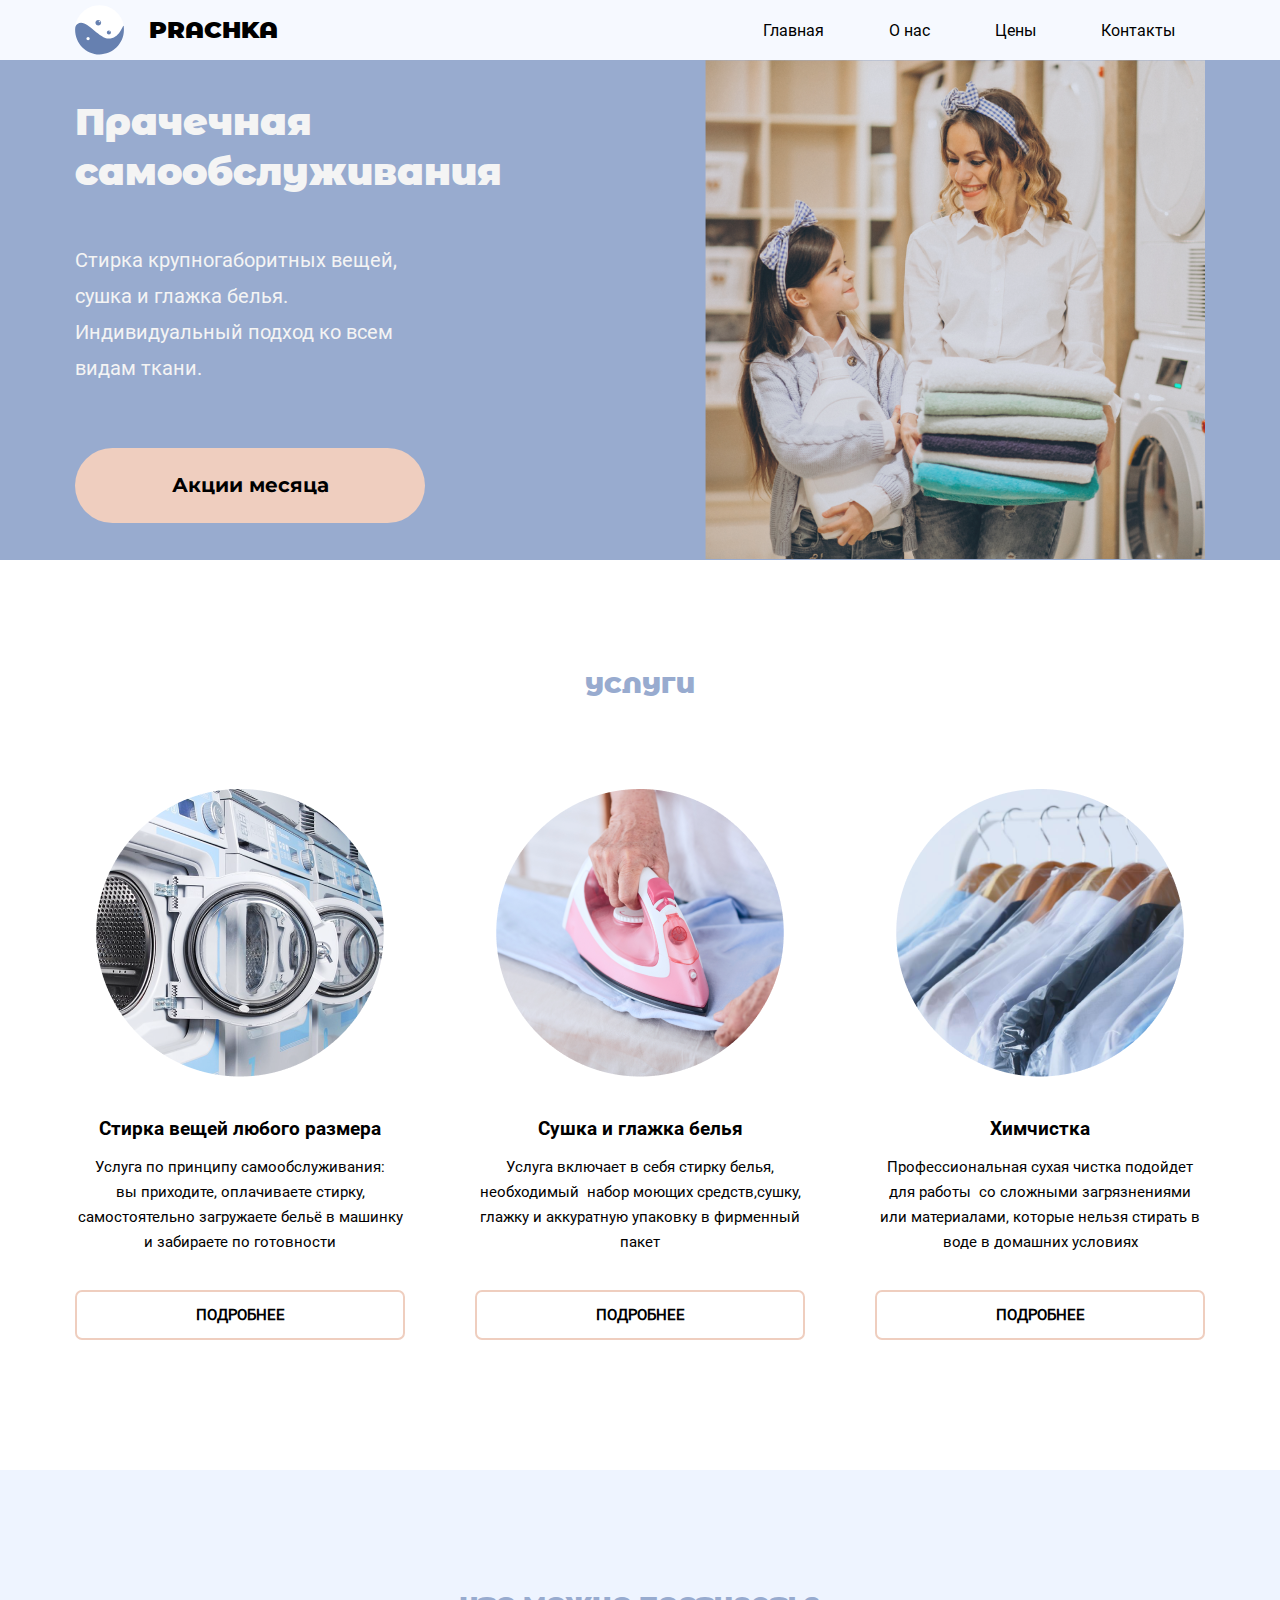
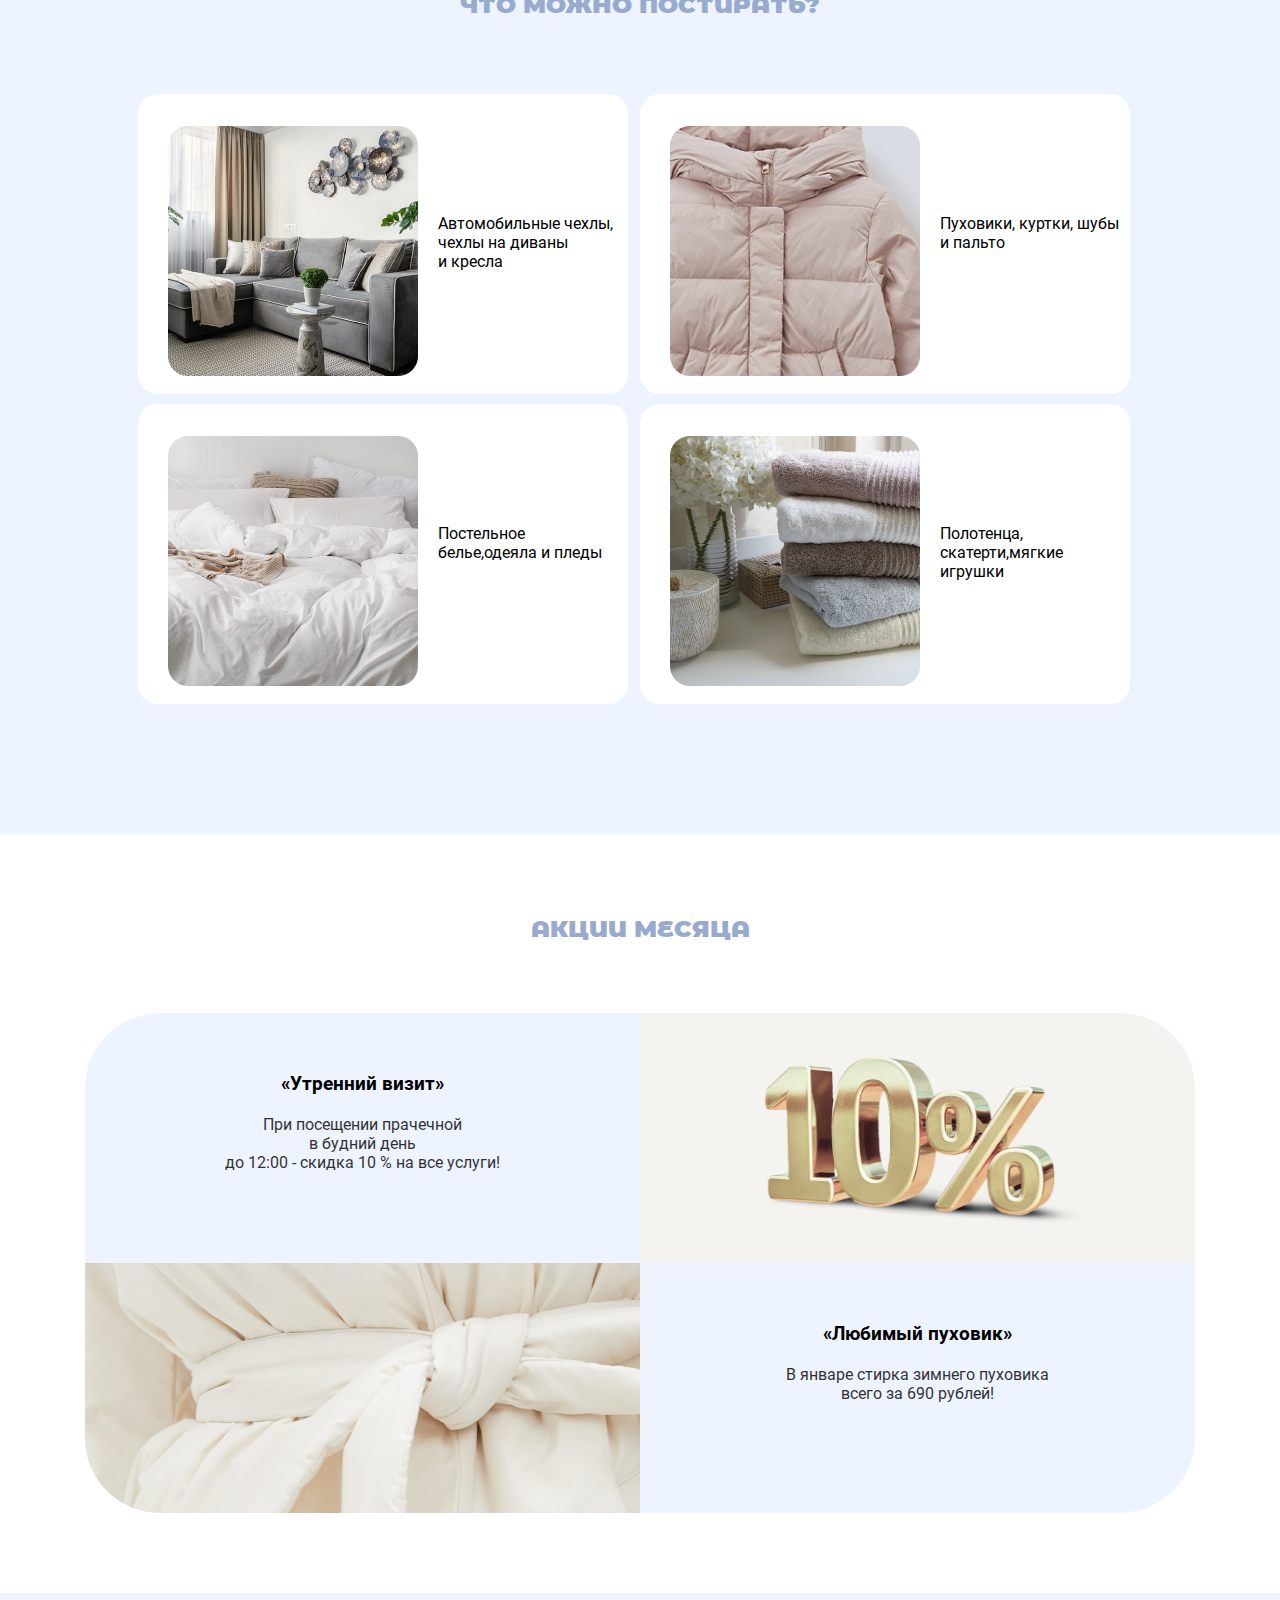
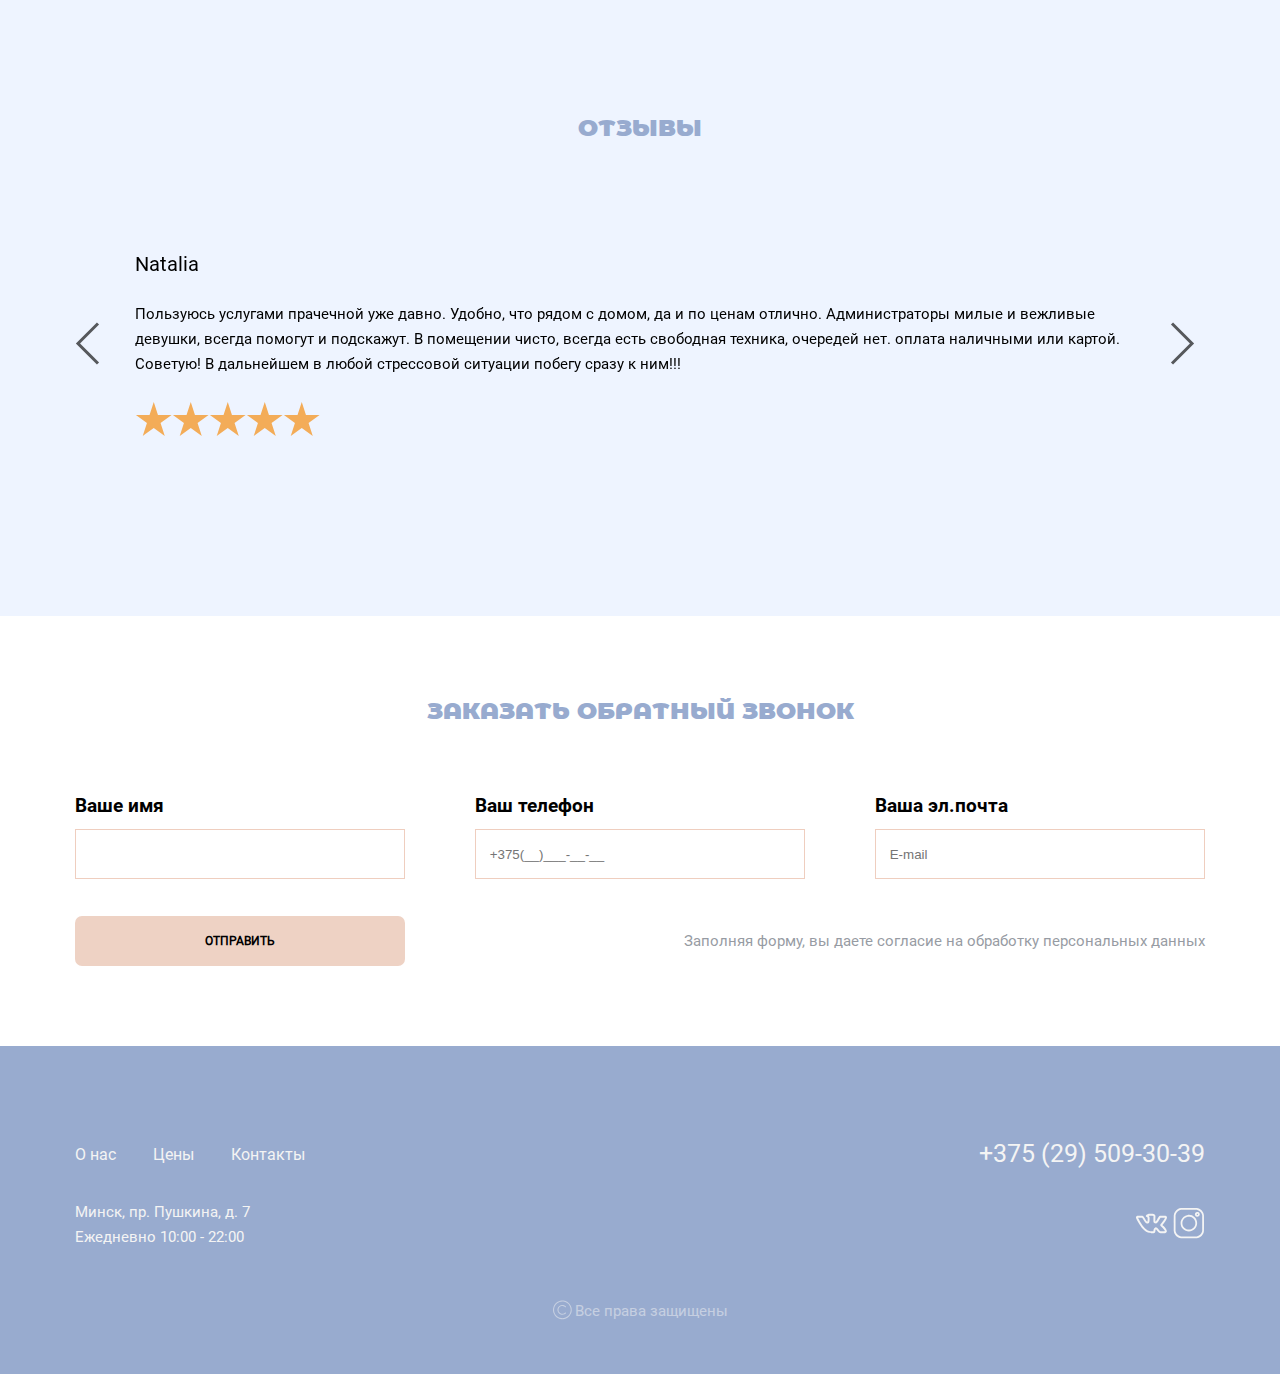
<file: index.html>
<!DOCTYPE html>
<html lang="en">
<head>
    <meta charset="UTF-8">
    <meta name="viewport" content="width=device-width">
    <title>Прачечная</title>
    <link rel="stylesheet" href="slick/slick.css">
    <link rel="stylesheet" href="slick/slick-theme.css">
    <script src="scripts/jquery-3.6.1.min.js"></script>
    <script src="slick/slick.min.js"></script>
    <script src="scripts/main.js"></script>
    <link rel="stylesheet" href="styles/styles.css">

</head>
<header class="header">
    <div class="container">
        <div class="header-body">
            <div class="header-logo" href="#">
                <img src="img/Vector.svg" alt="logo">
                <h2 class="name-logo"><a
                        href="index.html">PRACHKA</a>
                </h2>
            </div>
            <div class="header-burger">
                <span></span>
            </div>
            <nav class="header-menu">
                <ul class="header-list">
                    <li class="header-links"><a
                            href="index.html">Главная</a>
                    </li>
                    <li class="header-links"><a
                            href="about.html">О&nbsp;нас</a>
                    </li>
                    <li class="header-links"><a
                            href="price.html">Цены</a>
                    </li>
                    <li class="header-links"><a href="contact.html">Контакты</a></li>
                </ul>
            </nav>
        </div>
    </div>
</header>
<body>
<section class="main" id="main">
    <div class="container">
        <div class="main-info">
            <div class="content-info">
                <h1 class="main-title">Прачечная<br>самообслуживания</h1>
                <div class="main-text">
                    <p>Стирка крупногаборитных вещей,<br>сушка и глажка белья.<br>Индивидуальный подход ко всем<br>видам
                        ткани.</p>
                </div>
                <div class="main-action" >
                    <form action="#month_promo">
                        <button class="button-main">Акции месяца</button>
                    </form>
                </div>
            </div>
            <div class="main-photo"></div>
        </div>
    </div>
</section>
<section class="service" id="service">
    <div class="container">
        <div class="service-main-info">
            <h2 class="service-title">УСЛУГИ</h2>
        </div>
        <div class="service-items">
            <div class="service-item-block">
                <div class="service-item">
                    <div class="service-item-image">
                        <img src="img/1.png" alt="Image 1">
                    </div>
                    <div class="service-item-title"><h3 class="service-title-info">Стирка вещей любого размера</h3>
                    </div>
                    <div class="service-item-info">

                        <p3> Услуга по принципу самообслуживания: вы&nbsp;приходите, оплачиваете стирку, самостоятельно
                            загружаете бельё в&nbsp;машинку и забираете по готовности
                        </p3>

                    </div>
                    <div class="service-item-action">
                        <form action="price.html">
                            <button class="service-button">ПОДРОБНЕЕ</button>
                        </form>
                    </div>
                </div>
            </div>
            <div class="service-item-block">
                <div class="service-item">
                    <div class="service-item-image">
                        <img src="img/2.png" alt="Image 2">
                    </div>
                    <div class="service-item-title"><h3 class="service-title-info">Сушка и глажка белья</h3></div>
                    <div class="service-item-info">

                        <p3> Услуга включает в себя стирку белья, необходимый&nbsp; набор моющих средств,сушку, глажку и
                            аккуратную упаковку в фирменный пакет
                        </p3>

                    </div>
                    <div class="service-item-action">
                        <form action="price.html">
                            <button class="service-button">ПОДРОБНЕЕ</button>
                        </form>
                    </div>
                </div>
            </div>
            <div class="service-item-block">
                <div class="service-item">
                    <div class="service-item-image">
                        <img src="img/3.png" alt="Image 3">
                    </div>
                    <div class="service-item-title">
                        <h3 class="service-title-info">Химчистка</h3>
                    </div>
                    <div class="service-item-info">

                        <p3> Профессиональная сухая чистка подойдет для работы&nbsp; со сложными загрязнениями или
                            материалами, которые нельзя стирать в воде в домашних условиях
                        </p3>

                    </div>
                    <div class="service-item-action">
                        <form action="price.html">
                            <button class="service-button">ПОДРОБНЕЕ</button>
                        </form>
                    </div>
                </div>
            </div>
        </div>
    </div>
</section>
<section class="capabilities" id="capabilities">
    <div class="container">
        <div class="capabilities-main-info">
            <h2 class="capabilities-title">ЧТО МОЖНО ПОСТИРАТЬ?</h2>
        </div>
        <div class="capabilities-items">
            <div class="capabilities-block">
                <div class="capabilities-item">
                    <div class="capabilities-item-image">
                        <img src="img/4.png" alt="Image 4">
                    </div>
                    <div class="capabilities-item-info">
                        <div>Автомобильные чехлы,<br>чехлы на диваны<br>и кресла
                        </div>
                    </div>
                </div>
            </div>
            <div class="capabilities-block">
                <div class="capabilities-item">
                    <div class="capabilities-item-image">
                        <img src="img/5.png" alt="Image 5">
                    </div>
                    <div class="capabilities-item-info">
                        <div>Пуховики, куртки, шубы и пальто
                        </div>
                    </div>
                </div>
            </div>
            <div class="capabilities-block">
                <div class="capabilities-item">
                    <div class="capabilities-item-image">
                        <img src="img/6.png" alt="Image 6">
                    </div>
                    <div class="capabilities-item-info">
                        <div>Постельное белье,одеяла и пледы
                        </div>
                    </div>
                </div>
            </div>
            <div class="capabilities-block">
                <div class="capabilities-item">
                    <div class="capabilities-item-image">
                        <img src="img/7.png" alt="Image 7">
                    </div>
                    <div class="capabilities-item-info">
                        <div>Полотенца, скатерти,мягкие игрушки
                        </div>
                    </div>
                </div>
            </div>
        </div>
    </div>
</section>
<section class="promos" id="month_promo">
    <div class="container">
        <div class="promos-main-info">
            <h2 class="promos-title">АКЦИИ МЕСЯЦА</h2>
        </div>
        <div class="promos-items">
            <div class="promo-block-1">
                <div class="promos-item">
                    <h3 class="promo-item-title">«Утренний визит»</h3>
                    <div class="promo-item-info">
                        При посещении прачечной<br>в будний день<br>до 12:00 - скидка 10 % на все услуги!
                    </div>
                </div>
            </div>
            <div class="promos-item">
                <img class="image_10" src="img/10.png" alt="Image 10%">
            </div>
            <div class="promos-item">
                <img class="image_8" src="img/8.png" alt="Image 8">
            </div>
            <div class="promo-block-2">
                <div class="promos-item">
                    <h3 class="promo-item-title">«Любимый пуховик»</h3>
                    <div class="promo-item-info">
                        В январе стирка зимнего пуховика<br>всего за 690 рублей!
                    </div>
                </div>
            </div>
        </div>
    </div>
</section>
<section class="reviews" id="reviews">
    <div class="container">
        <div class="reviews-main-info">
            <h2 class="reviews-title">ОТЗЫВЫ</h2>
        </div>
        <div class="reviews-slider">
            <div class="reviews-slide">
                <div class="reviews-slide-name">
                    <p2>Natalia</p2>
                </div>
                <div class="reviews-slide-info">
                    <p3>Пользуюсь услугами прачечной уже давно. Удобно, что рядом с домом, да и
                        по ценам отлично. Администраторы милые и вежливые девушки, всегда помогут и подскажут. В
                        помещении чисто, всегда есть свободная техника, очередей нет. оплата наличными или картой.
                        Советую! В дальнейшем в любой стрессовой ситуации побегу сразу к ним!!!
                    </p3>
                </div>
                <div class="reviews-rate">
                    <img src="img/Star.svg">
                    <img src="img/Star.svg">
                    <img src="img/Star.svg">
                    <img src="img/Star.svg">
                    <img src="img/Star.svg">
                </div>
            </div>
            <div class="reviews-slide">
                <div class="reviews-slide-name">
                    <p2>Александра</p2>
                </div>
                <div class="reviews-slide-info">
                    <p3>Удобно, можно постирать много белья и огромные тяжёлые пледы, покрывала, одеяла, недорого, легко
                        пользоваться, можно со своим средством! Можно отметить минус - тащить белье на своём горбу, но
                        лучше тащить и получить чистое, чем сидеть с грязным.
                    </p3>
                </div>
                <div class="reviews-rate">
                    <img src="img/Star.svg">
                    <img src="img/Star.svg">
                    <img src="img/Star.svg">
                    <img src="img/Star.svg">
                    <img src="img/Star.svg">
                </div>
            </div>
            <div class="reviews-slide">
                <div class="reviews-slide-name">
                    <p2>Дмитрий</p2>
                </div>
                <div class="reviews-slide-info">
                    <p3>В теории это должно быть быстро, дешево и удобно. Большой барабан стиральных машин. Быстрый
                        цикл. Хороший сайт. Оператор прачечной всегда на связи. Всегда есть свободная техника, очередей
                        нет. оплата наличными или картой. Советую!
                    </p3>
                </div>
                <div class="reviews-rate">
                    <img src="img/Star.svg">
                    <img src="img/Star.svg">
                    <img src="img/Star.svg">
                    <img src="img/Star.svg">
                    <img src="img/Star.svg">
                </div>
            </div>
        </div>
    </div>
</section>
<section class="call" id="contact">
    <div class="container">
        <div class="call-main-info">
            <h2 class="call-title">ЗАКАЗАТЬ ОБРАТНЫЙ ЗВОНОК</h2>
        </div>
        <div class="call-items">
            <div class="call-item">
                <div class="call-item-title">
                    <h3>Ваше имя</h3>
                </div>
                <input type="text" class="call-input" id="name">
            </div>
            <div class="call-item">
                <div class="call-item-title">
                    <h3>Ваш телефон</h3>
                </div>
                <input type="text" class="call-input" id="phone" placeholder=" +375(__)___-__-__"></div>
            <div class="call-item">
                <div class="call-item-title">
                    <h3>Ваша эл.почта</h3>
                </div>
                <input type="text" class="call-input" id="email" placeholder=" E-mail"></div>
            <div class="call-item">
                <button class="call-button" type="button" id="price-action">ОТПРАВИТЬ</button>
            </div>
            <p3 class="call-info">
                Заполняя форму, вы даете согласие на обработку персональных данных
            </p3>
        </div>


    </div>
</section>
<footer class="footer">
    <div class="container">
        <div class="footer-menu">
            <div class="footer-nav">
                <nav>
                    <ul class="footer-nav-links">
                        <li>
                            <a href="about.html">О&nbsp;нас</a>
                        </li>
                        <li>
                            <a href="price.html">Цены</a>
                        </li>
                        <li><a href="contact.html">Контакты</a></li>
                    </ul>
                </nav>
            </div>
            <div class="footer-number">
                +375 (29) 509-30-39
            </div>
        </div>
        <div class="footer-socials">
            <div class="footer-social-info">
                <p3>Минск, пр. Пушкина, д. 7<br>Ежедневно 10:00 - 22:00</p3>
            </div>
            <div class="footer-social-networks">
                <img class="social-networks" src="img/vk.svg">
                <img class="social-networks" src="img/instagram.svg">
            </div>
        </div>
        <div class="footer-copyright">
            <div class="footer-copyright-image">
                <img src="img/copyright.svg" alt="Logo">
            </div>
            <div class="rights">
                Все права защищены
            </div>
        </div>
    </div>
</footer>
</body>
</html>
</file>
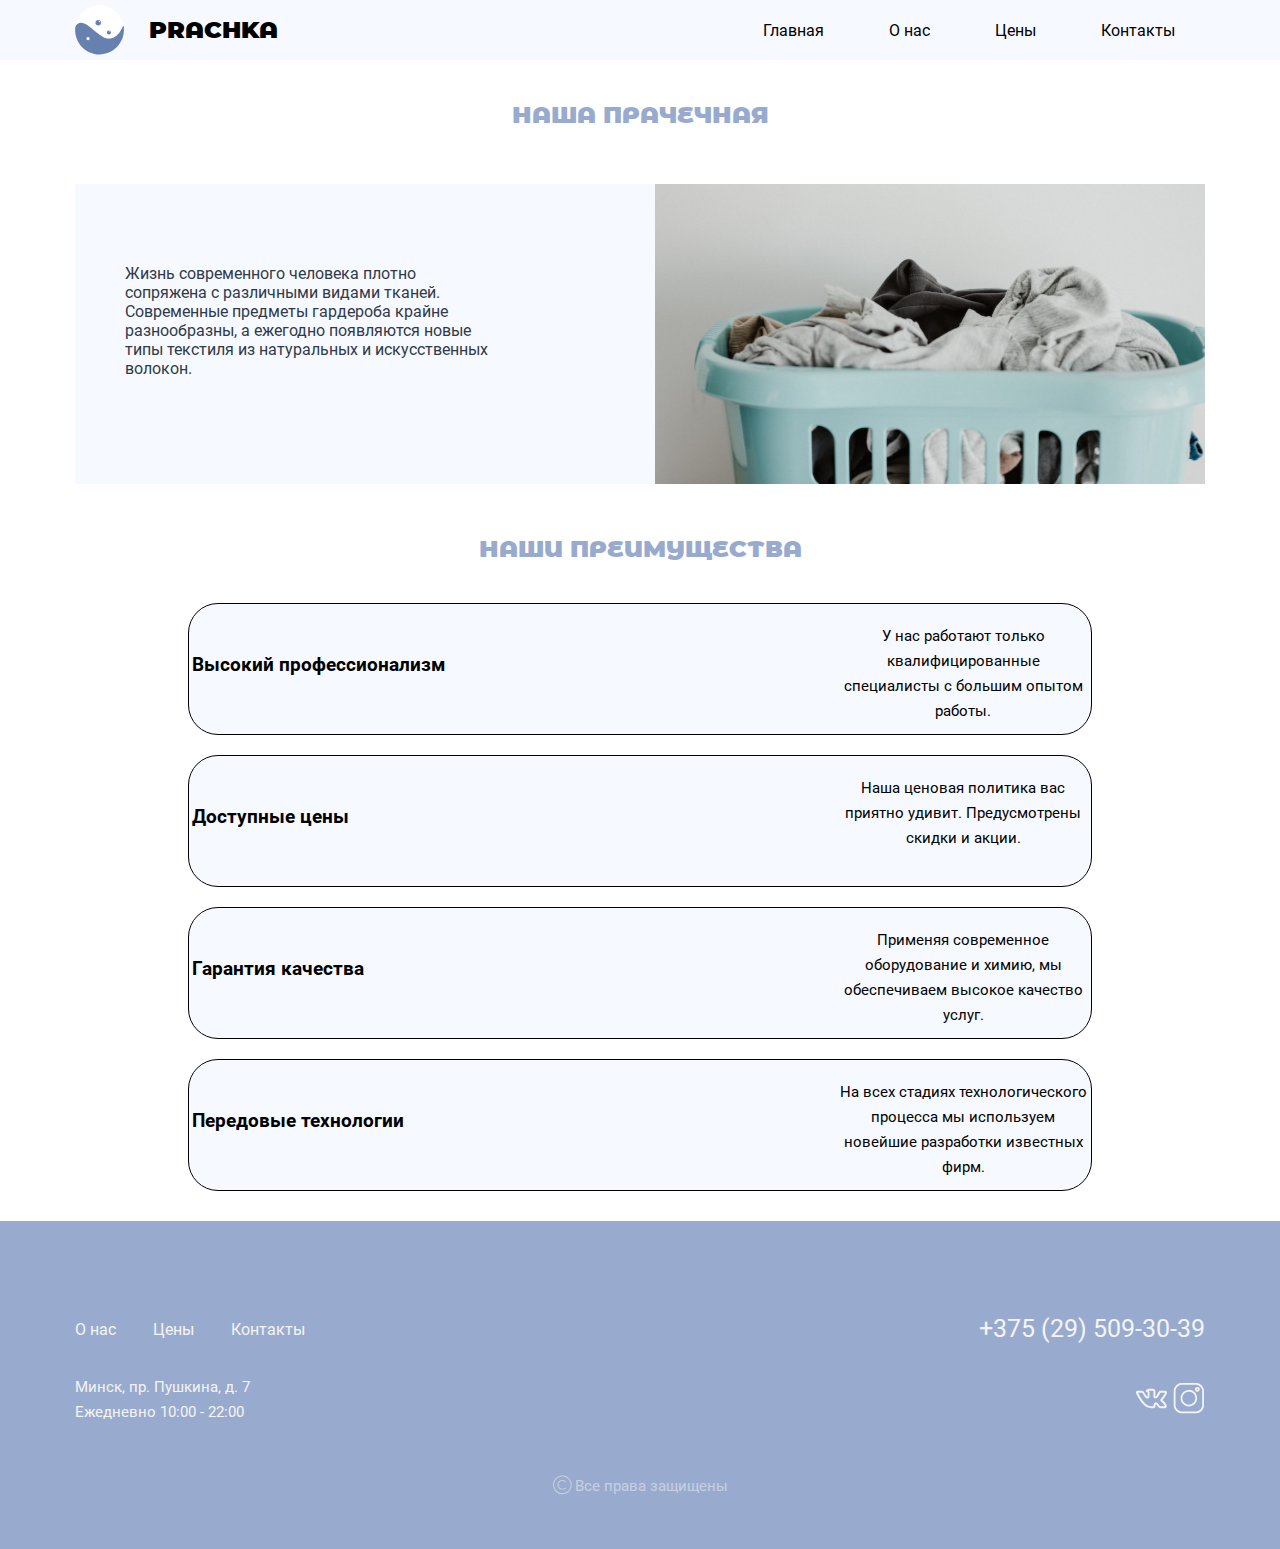
<file: about.html>
<!DOCTYPE html>
<html lang="en">
<head>
    <meta charset="UTF-8">
    <meta name="viewport" content="width=device-width">
    <title>Прачечная</title>
    <link rel="stylesheet" href="libs/slick/slick.css">
    <link rel="stylesheet" href="libs/slick/slick-theme.css">
    <script src="https://code.jquery.com/jquery-3.6.1.min.js"></script>
    <script src="libs/slick/slick.min.js"></script>
    <script src="scripts/main.js"></script>
    <link rel="stylesheet" href="styles/styles.css">
    <link rel="stylesheet" href="styles/styles_about.css">
</head>
<header class="header">
    <div class="container">
        <div class="header-body">
            <div class="header-logo" href="#">
                <img src="img/Vector.svg" alt="logo">
                <h2 class="name-logo"><a
                        href="index.html">PRACHKA</a>
                </h2>
            </div>
            <div class="header-burger">
                <span></span>
            </div>
            <nav class="header-menu">
                <ul class="header-list">
                    <li class="header-links"><a
                            href="index.html">Главная</a>
                    </li>
                    <li class="header-links"><a href="about.html">О&nbsp;нас</a></li>
                    <li class="header-links"><a
                            href="price.html">Цены</a>
                    </li>
                    <li class="header-links"><a href="contact.html">Контакты</a></li>
                </ul>
            </nav>
        </div>
    </div>
</header>
<body>
<section class="main-about">
    <div class="container">
        <div class="about-info">
            <div class="about-info-title"><h2>наша прачечная</h2></div>
            <div class="about-info-block">
                <div class="about-info-block-1"><p>Жизнь современного человека плотно сопряжена с различными видами
                    тканей. Современные предметы гардероба крайне разнообразны, а ежегодно появляются новые типы
                    текстиля из натуральных и искусственных волокон. </p>
                </div>
                <div class="about-info-block-img">

                </div>
            </div>
        </div>
    </div>
</section>
<section class="advantages">
    <div class="container">
        <div class="advantages_info">
            <div class="advantages_title"><h2>наши преимущества</h2></div>
            <div class="advantages-items">
                <div class="advantages-item-block">
                    <div class="advantages-item">
                        <div class="advantages-item-title"><h3>Высокий&nbsp;профессионализм</h3>
                        </div>
                        <div class="advantages-item-info">

                            <p3> У нас работают только квалифицированные специалисты с большим опытом работы.
                            </p3>

                        </div>
                    </div>
                </div>
                <div class="advantages-item-block">
                    <div class="advantages-item">
                        <div class="advantages-item-title"><h3 class="advantages-title-info">Доступные&nbsp;цены</h3>
                        </div>
                        <div class="advantages-item-info">

                            <p3> Наша ценовая политика вас приятно удивит. Предусмотрены скидки и акции.
                            </p3>

                        </div>
                    </div>
                </div>
                <div class="advantages-item-block">
                    <div class="advantages-item">
                        <div class="advantages-item-title"><h3 class="advantages-title-info">Гарантия&nbsp;качества</h3>
                        </div>
                        <div class="advantages-item-info">

                            <p3> Применяя современное оборудование и химию, мы обеспечиваем высокое качество услуг.
                            </p3>

                        </div>
                    </div>
                </div>
                <div class="advantages-item-block">
                    <div class="advantages-item">

                        <div class="advantages-item-title"><h3 class="advantages-title-info">
                            Передовые&nbsp;технологии</h3>
                        </div>
                        <div class="advantages-item-info">

                            <p3> На всех стадиях технологического процесса мы используем новейшие разработки известных
                                фирм.
                            </p3>

                        </div>
                    </div>
                </div>
            </div>
        </div>
    </div>
</section>
<footer class="footer">
    <div class="container">
        <div class="footer-menu">
            <div class="footer-nav">
                <nav>
                    <ul class="footer-nav-links">
                        <li>
                            <a href="about.html">О&nbsp;нас</a>
                        </li>
                        <li>
                            <a href="price.html">Цены</a>
                        </li>
                        <li><a href="contact.html">Контакты</a></li>
                    </ul>
                </nav>
            </div>
            <div class="footer-number">
                +375 (29) 509-30-39
            </div>
        </div>
        <div class="footer-socials">
            <div class="footer-social-info">
                <p3>Минск, пр. Пушкина, д. 7<br>Ежедневно 10:00 - 22:00</p3>
            </div>
            <div class="footer-social-networks">
                <img class="social-networks" src="img/vk.svg">
                <img class="social-networks" src="img/instagram.svg">
            </div>
        </div>
        <div class="footer-copyright">
            <div class="footer-copyright-image">
                <img src="img/copyright.svg" alt="Logo">
            </div>
            <div class="rights">
                Все права защищены
            </div>
        </div>
    </div>
</footer>
</body>
</html>
</file>
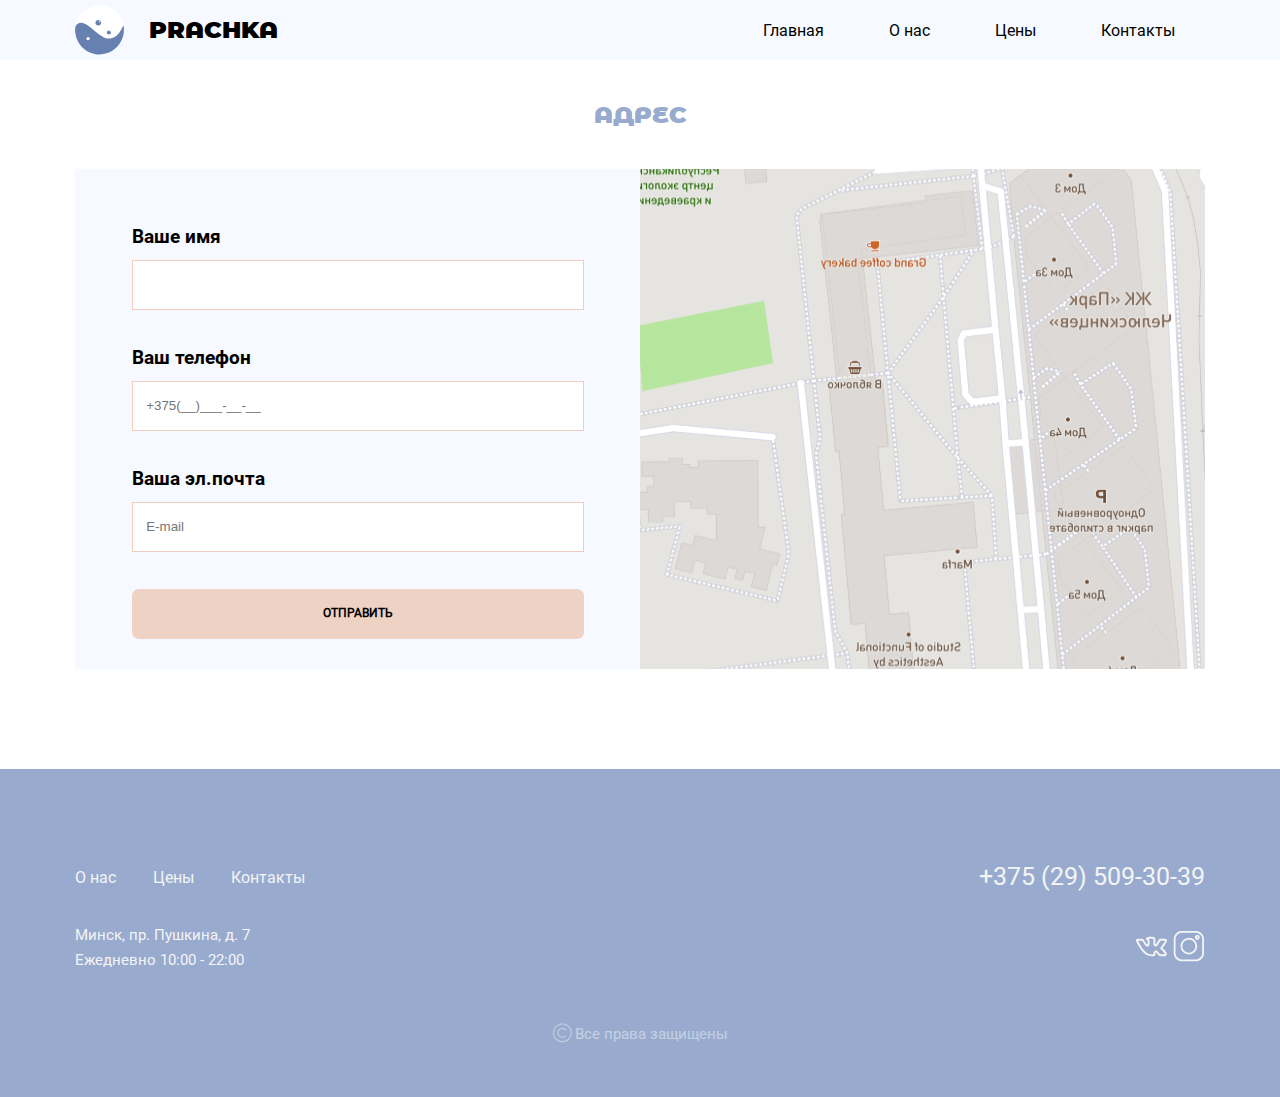
<file: contact.html>
<!DOCTYPE html>
<html lang="en">
<head>
    <meta charset="UTF-8">
    <meta name="viewport" content="width=device-width">
    <title>Прачечная</title>
    <link rel="stylesheet" href="libs/slick/slick.css">
    <link rel="stylesheet" href="libs/slick/slick-theme.css">
    <script src="https://code.jquery.com/jquery-3.6.1.min.js"></script>
    <script src="libs/slick/slick.min.js"></script>
    <script src="scripts/main.js"></script>
    <link rel="stylesheet" href="styles/styles.css">
    <link rel="stylesheet" href="styles/styles_contact.css">

</head>
<header class="header">
    <div class="container">
        <div class="header-body">
            <div class="header-logo" href="#">
                <img src="img/Vector.svg" alt="logo">
                <h2 class="name-logo"><a
                        href="index.html">PRACHKA</a>
                </h2>
            </div>
            <div class="header-burger">
                <span></span>
            </div>
            <nav class="header-menu">
                <ul class="header-list">
                    <li class="header-links"><a
                            href="index.html">Главная</a>
                    </li>
                    <li class="header-links"><a
                            href="about.html">О&nbsp;нас</a>
                    </li>
                    <li class="header-links"><a
                            href="price.html">Цены</a>
                    </li>
                    <li class="header-links"><a
                            href="contact.html">Контакты</a>
                    </li>
                </ul>
            </nav>
        </div>
    </div>
</header>
<body>
<section class="contact-main">
    <div class="container">
        <div class="contact-main-info">
            <div class="contact-main-title"><h2>АДРЕС</h2></div>
            <div class="contact-main-block">
                <div class="contact-main-block-element-1">
                    <div class="contact-main-block-items">
                        <div class="contact-main-block-item">
                            <div class="contact-name"><h3>Ваше имя</h3></div>
                            <input type="text" class="contact-input" id="name">
                        </div>
                        <div class="cotact-main-block-item">
                            <div class="contact-name"><h3>Ваш телефон</h3></div>
                            <input type="text" class="contact-input" id="phone" placeholder=" +375(__)___-__-__">
                        </div>
                        <div class="cotact-main-block-item">
                            <div class="contact-name"><h3>Ваша эл.почта</h3></div>
                            <input type="text" class="contact-input" id="email" placeholder=" E-mail">
                        </div>
                        <div class="contact-main-block-item">
                            <button class="contact-button" type="button" id="price-action">ОТПРАВИТЬ</button>
                        </div>

                    </div>
                </div>
                <div class="contact-main-block-element-2"></div>
            </div>
        </div>
    </div>
</section>
<footer class="footer">
    <div class="container">
        <div class="footer-menu">
            <div class="footer-nav">
                <nav>
                    <ul class="footer-nav-links">
                        <li>
                            <a href="about.html">О&nbsp;нас</a>
                        </li>
                        <li>
                            <a href="price.html">Цены</a>
                        </li>
                        <li><a href="contact.html">Контакты</a></li>
                    </ul>
                </nav>
            </div>
            <div class="footer-number">
                +375 (29) 509-30-39
            </div>
        </div>
        <div class="footer-socials">
            <div class="footer-social-info">
                <p3>Минск, пр. Пушкина, д. 7<br>Ежедневно 10:00 - 22:00</p3>
            </div>
            <div class="footer-social-networks">
                <img class="social-networks" src="img/vk.svg">
                <img class="social-networks" src="img/instagram.svg">
            </div>
        </div>
        <div class="footer-copyright">
            <div class="footer-copyright-image">
                <img src="img/copyright.svg" alt="Logo">
            </div>
            <div class="rights">
                Все права защищены
            </div>
        </div>
    </div>
</footer>
</body>
</html>
</file>
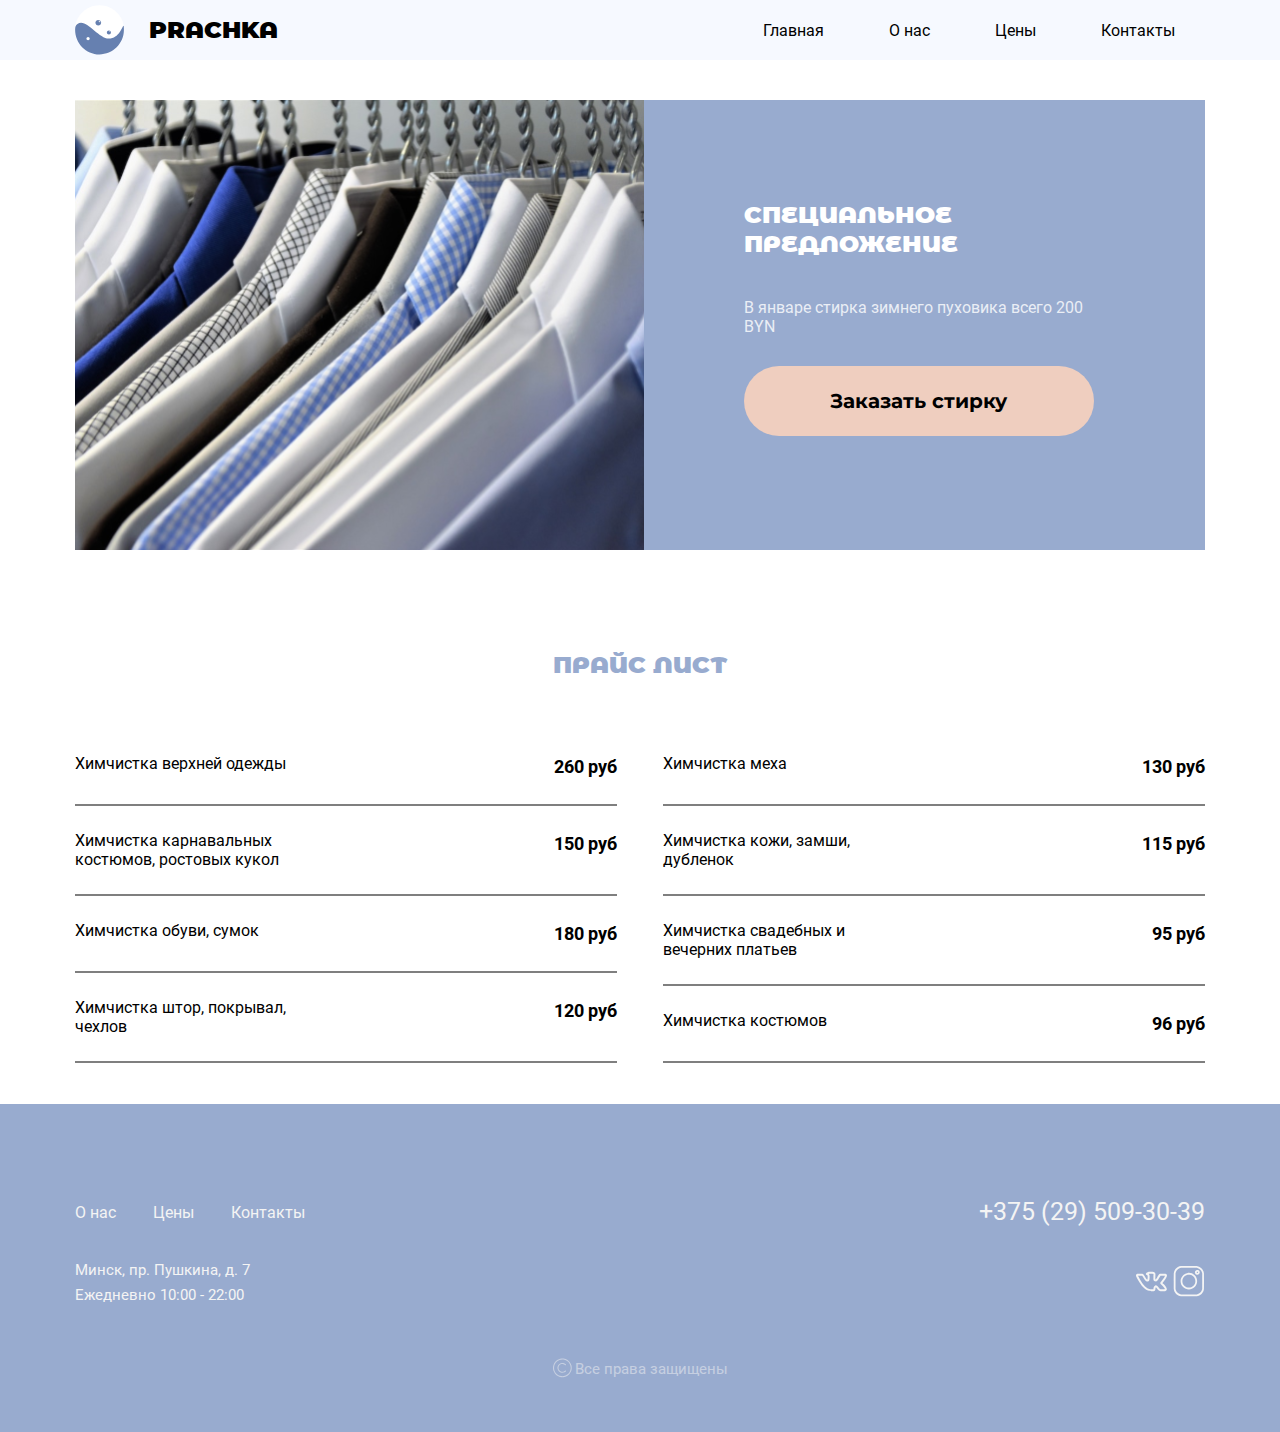
<file: price.html>
<!DOCTYPE html>
<html lang="en">
<head>
    <meta charset="UTF-8">
    <meta name="viewport" content="width=device-width">
    <title>Прачечная</title>
    <link rel="stylesheet" href="libs/slick/slick.css">
    <link rel="stylesheet" href="libs/slick/slick-theme.css">
    <script src="https://code.jquery.com/jquery-3.6.1.min.js"></script>
    <script src="libs/slick/slick.min.js"></script>
    <script src="scripts/main.js"></script>
    <link rel="stylesheet" href="styles/styles.css">
    <link rel="stylesheet" href="styles/styles_price.css">

</head>
<header class="header">
    <div class="container">
        <div class="header-body">
            <div class="header-logo" href="#">
                <img src="img/Vector.svg" alt="logo">
                <h2 class="name-logo"><a
                        href="index.html">PRACHKA</a>
                </h2>
            </div>
            <div class="header-burger">
                <span></span>
            </div>
            <nav class="header-menu">
                <ul class="header-list">
                    <li class="header-links"><a
                            href="index.html">Главная</a>
                    </li>
                    <li class="header-links"><a href="about.html">О&nbsp;нас</a></li>
                    <li class="header-links"><a
                            href="price.html">Цены</a>
                    </li>

                    <li class="header-links"><a href="contact.html">Контакты</a></li>
                </ul>
            </nav>
        </div>
    </div>
</header>
<body>
<section class="main-price">
    <div class="container">
        <div class="main-price-promo">
            <div class="main-price-promo-image"></div>
            <div class="main-price-promo-info">
                <div class="main-price-promo-title">
                    <h2>Специальное предложение</h2>
                </div>
                <div class="main-price-promo-text">
                    <p>В январе стирка зимнего пуховика всего 200 BYN</p>
                </div>
                <div class="main-price-promo-action">
                    <button class="button-price-promo">Заказать стирку</button>
                </div>
            </div>
        </div>
    </div>
</section>
<section class="price-list">
    <div class="container">
        <div class="price-list-title"><h2>ПРАЙС ЛИСТ</h2></div>
        <div class="price-list-main-block">
            <div class="price-list-block-1">
                <div class="price-list-block-element">
                    <div class="price-list-block-element-text"><p>Химчистка верхней одежды</p></div>
                    <div class="price-list-block-element-sum"><p>260 руб</p></div>
                </div>
                <hr>
                <div class="price-list-block-element">
                    <div class="price-list-block-element-text"><p>Химчистка карнавальных<br>костюмов, ростовых кукол</p>
                    </div>
                    <div class="price-list-block-element-sum"><p>150 руб</p></div>
                </div>
                <hr>
                <div class="price-list-block-element">
                    <div class="price-list-block-element-text"><p>Химчистка обуви, сумок</p></div>
                    <div class="price-list-block-element-sum"><p>180 руб</p></div>
                </div>
                <hr>
                <div class="price-list-block-element">
                    <div class="price-list-block-element-text"><p>Химчистка штор, покрывал,<br>чехлов</p></div>
                    <div class="price-list-block-element-sum"><p>120 руб</p></div>
                </div>
                <hr>
            </div>
            <div class="price-list-block-2">
                <div class="price-list-block-element">
                    <div class="price-list-block-element-text"><p>Химчистка меха</p></div>
                    <div class="price-list-block-element-sum"><p>130 руб</p></div>
                </div>
                <hr>
                <div class="price-list-block-element">
                    <div class="price-list-block-element-text"><p>Химчистка кожи, замши,<br>дубленок</p></div>
                    <div class="price-list-block-element-sum"><p>115 руб</p></div>
                </div>
                <hr>
                <div class="price-list-block-element">
                    <div class="price-list-block-element-text"><p>Химчистка свадебных и<br>вечерних платьев</p></div>
                    <div class="price-list-block-element-sum"><p>95 руб</p></div>
                </div>
                <hr>
                <div class="price-list-block-element">
                    <div class="price-list-block-element-text"><p>Химчистка костюмов</p></div>
                    <div class="price-list-block-element-sum"><p>96 руб</p></div>
                </div>
                <hr>
            </div>
        </div>
    </div>
</section>
<footer class="footer">
    <div class="container">
        <div class="footer-menu">
            <div class="footer-nav">
                <nav>
                    <ul class="footer-nav-links">
                        <li><a href="about.html">О&nbsp;нас</a></li>
                        <li>
                            <a href="price.html">Цены</a>
                        </li>

                        <li><a href="contact.html">Контакты</a></li>
                    </ul>
                </nav>
            </div>
            <div class="footer-number">
                +375 (29) 509-30-39
            </div>
        </div>
        <div class="footer-socials">
            <div class="footer-social-info">
                <p3>Минск, пр. Пушкина, д. 7<br>Ежедневно 10:00 - 22:00</p3>
            </div>
            <div class="footer-social-networks">
                <img class="social-networks" src="img/vk.svg">
                <img class="social-networks" src="img/instagram.svg">
            </div>
        </div>
        <div class="footer-copyright">
            <div class="footer-copyright-image">
                <img src="img/copyright.svg" alt="Logo">
            </div>
            <div class="rights">
                Все права защищены
            </div>
        </div>
    </div>
</footer>
</body>
</html>
</file>
<file: styles/styles.css>
* {
    padding: 0;
    margin: 0;
    box-sizing: border-box;
    scroll-behavior: smooth;
}

@font-face {
    font-family: Roboto-Bold;
    src: url("../fonts/Roboto-Bold.ttf");
    font-weight: bold;
}

@font-face {
    font-family: Roboto-Regular;
    src: url("../fonts/Roboto-Regular.ttf");
    font-weight: normal;
}

@font-face {
    font-family: Montserrat-Regular;
    src: url("../fonts/Montserrat-Bold.ttf");
    font-weight: bold;
}

@font-face {
    font-family: Montserrat-Black;
    src: url("../fonts/MontserratAlternates-Black.ttf");
    font-weight: normal;
}

@font-face {
    font-family: Montserrat-Alternates;
    src: url("../fonts/MontserratAlternates-Regular.ttf");
}

h1 {
    font-family: Montserrat-Black;
}

h2 {
    font-family: Montserrat-Black;
}

h3 {
    font-family: Roboto-Bold;
}

p3 {
    font-family: Roboto-Regular;
    font-style: normal;
    font-weight: 400;
    font-size: 15px;
    line-height: 25px;
}

p2 {
    font-family: Roboto-Regular;
    font-style: normal;
    font-weight: 400;
    font-size: 20px;
    line-height: 25px;
}

body {
    font-family: Roboto-Regular;
}

.container {
    max-width: 1150px;
    margin: 0 auto;
    padding: 0px 10px;
}

.header {
    position: fixed;
    width: 100%;
    top: 0;
    left: 0;
    z-index: 50;
}

.header-logo img {
    cursor: pointer;
    max-width: 50px;
    max-height: 50px;
}

.header-logo {
    display: flex;
    align-items: center;
    justify-content: space-between;
    position: relative;
    z-index: 3;
}

.name-logo a {

    text-decoration: none;
    color: black;
}

.header-logo h2 {
    padding: 0px 25px;
}

.header-list a,
.overlay__content a {
    font-family: Roboto-Regular;
    color: black;
    text-decoration: none;
}

.header-list {
    list-style: none;
    display: flex;
    position: relative;
    z-index: 2;
}

.header-list li {
    padding: 0px 20px 0px 45px;
}

.header-list li a {
    transition: color 0.3s ease 0s;
}

.header-list li a:hover {
    color: #98ABCF;
}

.header:before {
    content: '';
    position: absolute;
    top: 0;
    width: 100%;
    height: 100%;
    background: #F6F9FF;
    z-index: 2;
}

.header-burger {
    display: none;
}

.header-body {
    display: flex;
    justify-content: space-between;
    align-items: center;
    padding: 0px 10px 0px 0px;
    height: 60px;
    position: relative;

}

.header-menu {

}

@media (max-width: 1023px) {
    .name-logo {
        display: none;
    }

    body.lock {
        overflow: hidden;
    }

    .header-burger {
        display: block;
        position: relative;
        width: 30px;
        height: 20px;
        position: relative;
        z-index: 3;
        top: 0;
    }

    .header-burger span {
        position: absolute;
        background-color: #303949;
        left: 0;
        width: 100%;
        height: 3px;
        top: 9px;
        transition: all 0.3s ease 0s;
    }

    .header-burger:before,
    .header-burger:after {
        content: '';
        background-color: #303949;
        position: absolute;
        width: 100%;
        height: 3px;
        left: 0;
        transition: all 0.3s ease 0s;
    }

    .header-burger:before {
        top: 0;
    }

    .header-burger:after {
        bottom: 0;
    }

    .header-burger.active:before {
        transform: rotate(45deg);
        top: 9px;

    }

    .header-burger.active:after {
        transform: rotate(-45deg);
        bottom: 9px;
    }

    .header-burger.active span {
        transform: scale(0%);
    }

    .header-menu {
        position: fixed;
        overflow: auto;
        top: -100%;
        left: 0;
        width: 100%;
        height: 100%;
        background-color: #F6F9FF;
        padding: 70px 0px 0px 0px;
        transition: all 0.3s ease 0s;
    }

    .header-menu.active {
        top: 0;

    }

    .header-list {
        display: block;
        text-align: center;
        padding: 150px 0px;
        margin: 25px 0px;
    }

    .header-list li {
        margin-bottom: 20px;
        text-transform: uppercase;
        font-style: normal;
        font-weight: 700;
        font-size: 30px;
        line-height: 50px;
    }

    .header-list a,
    .overlay__content a {
        font-family: Montserrat-Black;
        color: #7189b2;
        text-decoration: none;
        font-weight: 900;
        font-size: 30px;
        line-height: 60px;
        font-style: normal;
    }
}


/*--------------------------------Main Menu----------------------------------*/


.main {
    width: 100%;
    background-position: center;
    background-size: cover;
    background: #98ABCF;
    padding: 60px 0px 0px 0px;

}

.main-info {
    display: flex;
    justify-content: space-between;
    align-items: center;
}

.content-info {
    background: #98ABCF;

}

.main-title {
    font-family: Montserrat-Black;
    font-style: normal;
    font-weight: 900;
    font-size: 38px;
    line-height: 50px;
    color: #F4F4F4;
}

.main-text {
    font-family: 'Roboto-Regular';
    font-style: normal;
    font-weight: 400;
    font-size: 20px;
    line-height: 36px;
    color: #F4F4F4;
    padding: 45px 0px 0px 0px;
}

.main-action {
    padding: 62px 0px 0px 0px;
}

.button-main {
    width: 350px;
    height: 75px;
    background: #EFCEBF;
    border-radius: 85px;
    border: none;
    font-family: Montserrat-Regular;
    font-weight: 700;
    font-size: 20px;
    line-height: 25px;
    cursor: pointer;
}


.main .container {
    width: 100%;
}

.main-photo {
    width: 500px;
    height: 500px;
    display: flex;
    background-image: url('../img/mother.png');
    background-position: 0 0;
    background-repeat: no-repeat;
    background-size: 100% auto;

}

.main-photo img {

}

@media (max-width: 1023px) {
    .main {
        height: 100%;
        padding: 80px 0px ;
    }
    .main-info {
        display: flex;
        justify-content: left;
        width: 100%;
        flex-direction: column-reverse;


    }

    .main-photo {
        display: flex;
        background-repeat: no-repeat;
        background-size: 100% auto;
        width: 600px;
        height: 650px;
    }


    .content-info {
        height: 300px;
        max-width: 100%;
        margin: 40px 0px 0px 0px;

    }

    .main-text {
        padding: 10px 0px;
    }

    .main-action {
        padding: 20px 0px;
    }

    .main-photo {
        height: 400px;
        max-width: 100%;
        border-radius: 75px 75px 0px 0px;
    }
}

@media (max-width: 640px) {
    .main {
        height: 100%;
        padding: 80px 0px ;
    }

    .main-info {
        display: flex;
        justify-content: left;
        width: 100%;
        flex-direction: column-reverse;
    }
    .content-info {
        height: 300px;
        max-width: 100%;
        margin: 40px 0px 0px 0px;

    }
    .main-photo {

        height: 300px;
        max-width: 100%;
        border-radius: 75px 75px 0px 0px;
    }




    .main-text {

        padding: 0px 0px;
    }

    .main-action {

    }

    .main-action button {
        width: 100%;

    }

    .content-info h1 {
        font-size: 26px;
    }
    .main-text p {
        font-size: 16px;
    }

}

/*--------------------------------Service Menu----------------------------------*/


.service-main-info {
    padding: 110px 0px 50px 0px;
    text-align: center;
    color: #98ABCF;
}


.service-item-image img {
    max-width: 100%;
    max-height: 100%;
}

.service-items {
    display: flex;
    flex-wrap: wrap;
    align-items: center;
    justify-content: space-between;
    padding: 0px 0px 130px 0px;
}

.service-item {
    max-width: 330px;
    text-align: center;
    margin-top: 40px;
}

.service-item-title {
    margin: 37px 0px 15px;
}

.service-item-info {

}

.service-item-action {
    margin: 35px 0px 0px 0px;
}

.service-item-action button {
    background-color: white;
    color: black;
    border: 2px solid #EFCEBF;
    width: 330px;
    height: 50px;
    border-radius: 7px;

}

.service-button {
    font-family: 'Roboto-Regular';
    font-style: normal;
    font-weight: 600;
    font-size: 15px;
    line-height: 25px;
    cursor: pointer;
}

.service-button {
    -webkit-transition-duration: 0.4s; /* Safari */
    transition-duration: 0.4s;
}

.service-button:hover {
    background-color: #EFCEBF; /* Green */
    color: white;
}

@media (max-width: 1023px) {
    .service-items {
        flex-direction: column;
    }

    .service-item {
        flex-wrap: wrap;
        justify-content: space-between;
    }

    .service-item-image img {
        max-width: 100%;
        max-height: 100%;
    }

    .service-item-action {
        margin: 15px 0px 20px 0px;
    }
}

@media (max-width: 640px) {
    .service-item-image img {
        width: 250px;
        height: 250px;
    }

    .service-item-action button {
        width: 280px;
        height: 50px;
    }

    .service-item-info {
        width: 280px;
    }
}

/*--------------------------------Capabilities Menu----------------------------------*/


.capabilities {
    background: #EEF4FF;
    padding: 0px 0px 120px 0px;
}

.capabilities-main-info {
    text-align: center;
    padding: 120px 0px 75px 0px;
    color: #98ABCF;
}

.capabilities-items {
    display: flex;
    flex-wrap: wrap;
    align-items: center;
    justify-content: center;
}

.capabilities-item {
    display: flex;
    flex-wrap: wrap;
    align-items: center;
    width: 500px;
    height: 314px;
}

.capabilities-item-image {
    max-width: 250px;
    max-height: 250px;
    margin: 32px 0px 32px 30px;

}

.capabilities-block {
    display: flex;
    justify-content: center;
    width: 490px;
    height: 300px;
    background: white;
    border-radius: 20px;
    margin: 0px 12px 10px 00px;
}

.capabilities-item-info {
    width: 200px;
    height: 75px;
    padding: 0px 0px 0px 20px;

}

@media (max-width: 1023px) {
    .capabilities-items {
        flex-direction: column;

    }

    .capabilities-block {
        width: 500px;
        height: 300px;

    }

    .capabilities-item {

    }

    .capabilities-item-image img {
        width: 245px;
        height: 235px;
    }

    .capabilities-item-info {

    }
}

@media (max-width: 640px) {
    .capabilities-items {
        flex-direction: column;
        align-items: center;
        justify-content: center;
    }

    .capabilities-block {
        width: 280px;
        height: 330px;

    }

    .capabilities-item {

    }

    .capabilities-item-image img {
        width: 200px;
        height: 200px;
        margin: 0px 10px;

    }

    .capabilities-item-info {
        margin: -10px 20px;
        align-items: center;
        justify-content: center;
    }
}


/*--------------------------------Promos Menu----------------------------------*/


.promos {
    padding: 80px 0px 80px 0px;
}

.promos-main-info {
    text-align: center;
    padding: 0px 0px 70px 0px;
    color: #98ABCF;
}

.promos-items {
    display: flex;
    flex-wrap: wrap;
    align-items: center;
    justify-content: center;
}

.promos-item {
    width: 555px;
    height: 250px;

}

.promos-item img {
    width: 555px;
    height: 250px;

}

.image_8 {
    border-radius: 0px 0px 0px 75px;
}

.promo-item-title {
    text-align: center;
    padding: 60px 0px 20px 0px;
}

.promo-item-info {
    text-align: center;
    opacity: 0.8;
}

.promo-block-1 {
    border-radius: 75px 0px 0px 0px;
    background-color: #EEF4FF;
    flex-wrap: wrap;
    justify-content: space-between;
}

.image_10 {
    border-radius: 0px 75px 0px 0px;
}


.promo-block-2 {
    border-radius: 0px 0px 75px 0px;
    background-color: #EEF4FF;
    flex-wrap: wrap;
    justify-content: space-between;
}

@media (max-width: 1130px) {
    .promos-item {
        width: 490px;
        height: 250px;

    }

    .promos-item img {
        width: 490px;
        height: 250px;

    }
}

@media (max-width: 1023px) {
    .promos {
        padding: 60px 0px 70px 0px;
    }

    .promos-title {
        padding: 00px 0px 40px 0px;
    }

    .promos-main-info {
        text-align: center;
        padding: 10px 0px 10px 0px;
        color: #98ABCF;
    }

    .promo-item-title {
        text-align: center;
        padding: 60px 0px 10px 0px;
    }

    .promos-item {
        width: 335px;
        height: 200px;

    }

    .promos-item img {
        width: 335px;
        height: 200px;

    }
}

@media (max-width: 934px) {
    .promos {
        padding: 50px 0px 60px 0px;
    }

    .promos-title {
        padding: 00px 0px 40px 0px;
    }

    .promos-main-info {
        text-align: center;
        padding: 10px 0px 10px 0px;
        color: #98ABCF;
    }

    .promos-items {
        display: flex;
        flex-wrap: wrap;
        align-items: center;
        justify-content: center;

    }

    .promos-item {
        width: 305px;
        height: 200px;

    }

    .promos-item img {
        width: 305px;
        height: 200px;

    }

    .image_8 {
        border-radius: 0px 0px 0px 75px;
    }

    .promo-item-title {
        text-align: center;
        padding: 50px 0px 10px 0px;
    }

    .promo-item-info {
        text-align: center;
        opacity: 0.8;
    }

    .promo-block-1 {
        border-radius: 75px 0px 0px 0px;
        background-color: #EEF4FF;
        justify-content: space-between;
    }


    .promo-block-2 {
        border-radius: 0px 0px 75px 0px;
        background-color: #EEF4FF;
        justify-content: space-between;
    }
}

@media (max-width: 640px) {
    .promos {
        padding: 50px 0px 60px 0px;
    }

    .promos-title {
        padding: 00px 0px 40px 0px;
    }

    .promo-block-1 {
        border-radius: 75px 75px 0px 0px;
    }

    .promo-block-2 {
        border-radius: 0px 0px 75px 75px;
    }

    .promos-item {

    }

    .image_10 {
        border-radius: 0px 0px 75px 75px;
    }

    .image_8 {
        margin: 20px 0px 0px 0px;
        border-radius: 75px 75px 0px 0px;
    }


}

/*--------------------------------Reviews Menu----------------------------------*/


.reviews {
    background: #EEF4FF;
    padding: 0px 0px 120px 0px;
}

.reviews-title {
    text-align: center;
    padding: 120px 0px 50px 0px;
    color: #98ABCF;
}

.reviews-slide-name {
}

.reviews-slide-info {
    padding: 25px 0px;
}

.reviews-rate {
    display: flex;
    align-items: center;
    justify-content: stretch;
}

.slick-dots li {
    color: black;
    font-size: 10px;
}

.slick-dots li button:before {
    font-size: 10px;
}


.reviews-slider {
    position: relative;
    padding: 60px;
    font-size: 0;
}

.reviews-slider .slick-arrow {
    position: absolute;
    top: 50%;
    z-index: 10;
    width: 35px;
    height: 45px;
}

.slick-arrow.slick-prev {
    left: 0;
    background: url("../img/left.svg") 0 0 no-repeat !important;

}

.slick-arrow.slick-prev::before {
    display: none;
}

.slick-arrow.slick-next::before {
    display: none;
}

.slick-arrow.slick-next {
    right: 0;
    background: url("../img/right.svg") 0 0 no-repeat;
}

/*--------------Call Menu--------------------*/
.call {
    padding: 80px 0px;
}

.call-title {
    text-align: center;
    color: #98ABCF;
}

.call-items {
    display: flex;
    flex-wrap: wrap;
    align-items: center;
    justify-content: space-between;
    margin: 70px 0px 0px 0px;
}

.call-input {
    padding: 0px 10px;
    margin: 12px 0px 37px 0px;
    width: 330px;
    height: 50px;
    border: 1.25px solid #EFCEBF;
    outline: none;
}

.call-button {
    width: 330px;
    height: 50px;
    background: #EED2C4;
    border-radius: 7px;
    border-style: none;
    cursor: pointer;
    font-family: 'Roboto-Regular';
    font-style: normal;
    font-weight: 600;
    font-size: 12px;
    line-height: 25px;
}

.call-button {
    -webkit-transition-duration: 0.4s; /* Safari */
    transition-duration: 0.4s;
}

.call-button:hover {
    background: #efc4ac;
}

.call-info {

    font-weight: 300;
    font-size: 15px;
    line-height: 25px;
    color: #303949;
    opacity: 0.5;
}

@media (max-width: 1023px) {
    .call-items {
        display: flex;
        flex-direction: column;
        align-items: center;
        justify-content: space-between;
        margin: 70px 0px 0px 0px;
        width: 100%;
    }

    .call-item {

    }

    .call-item-title {

    }

    .call-input {
        margin: 12px 0px 37px 0px;
        max-width: 100%;
        height: 50px;
        border: 1.25px solid #EFCEBF;
    }


    .call-button button{
        width: 100%;
        height: 50px;
    }

    .call-info {
        padding: 30px 0px;
        width: 300px;
        height: 50px;
    }
}

@media (max-width: 640px) {

    .call-input {
        margin: 12px 0px 37px 0px;
        max-width: 280px;
        height: 40px;
        border: 1.25px solid #EFCEBF;
    }

    .call-button {
        max-width: 280px;
        height: 50px;
    }

    .call-info {
        max-width: 280px;

    }
}

/*--------------Footer Menu--------------------*/


footer {
    background: #98ABCF;
    padding: 90px 0px 50px 0px;
}

.footer-menu {
    display: flex;
    flex-wrap: wrap;
    align-items: center;
    justify-content: space-between;
}

.footer-nav-links {
    list-style: none;
    display: flex;
    padding: 0px 37px 0px 0px;

}

.footer-nav-links li {
    padding: 0px 37px 0px 0px;

}

.footer-nav-links a,
.overlay__content a {
    font-family: Roboto-Regular;
    color: black;
    text-decoration: none;
    color: #F4F4F4;
}

.footer-number {
    color: #F4F4F4;
    font-weight: 400;
    font-size: 25px;
    line-height: 36px;
}

.footer-socials {
    display: flex;
    flex-wrap: wrap;
    align-items: center;
    justify-content: space-between;
    padding: 28px 0px 50px 0px;
}

.footer-social-networks {
    cursor: pointer;
}

.social-networks {
    width: 31px;
    height: 31px;
    margin: 0px 1px;
    color: #F4F4F4;
}

.footer-social-info {
    font-family: 'Roboto-Regular';
    font-style: normal;
    font-weight: 400;
    font-size: 15px;
    line-height: 25px;
    color: #F4F4F4;
}

.footer-copyright {
    display: flex;
    flex-wrap: wrap;
    align-items: stretch;
    justify-content: center;
}

.rights {
    margin: -1px 0px 0px 3px;
    font-style: normal;
    font-weight: 350;
    font-size: 15px;
    line-height: 25px;
    color: #F4F4F4;

    opacity: 0.5;

}

@media (max-width: 640px) {
    .footer-menu {
        margin: -20px 0px 0px 0px;
        display: flex;
        flex-wrap: wrap;
        align-items: center;
        justify-content: space-between;
    }

    .footer-nav-links li {
        padding: 0px 15px 0px 0px;
    }

    .footer-socials {

    }
}
</file>
<file: styles/styles_about.css>
.main-about {
    padding: 100px 0px 50px 0px;
}

.about-info {

}

.about-info-title {
    text-align: center;
    padding: 0px 0px 55px 0px;
    text-transform: uppercase;
    color: #98ABCF;
}

.about-info-block {
    display: flex;
    justify-content: space-between;
    align-items: center;
    width: 100%;
    background-color: #F6F9FF;
}

.about-info-block-1 {
    color: #303949;
    align-items: center;
    max-width: 50%;
    padding: 70px 50px;
    height: 280px;
}
.about-info-block-1 p{
    max-width: 80%;

}

.about-info-block-img {
    width: 550px;
    height: 300px;
    background-image: url('../img/about.svg');
    background-position: center;
    background-repeat: no-repeat;
    background-size: cover;
}

.advantages{
    padding: 0px 0px 20px 0px;
}
.advantages_title{
    text-align: center;
    text-transform: uppercase;
    color: #98ABCF;
    margin: 0px 0px 30px 0px;
}
.advantages-items {
    display: flex;
    align-items: center;

    justify-content: space-between;
    flex-direction: column;
    padding: 0px 0px 0px 0px;

}
.advantages-item {
    margin: 10px 0px 0px 0px;
    max-width: 100%;
    display: flex;
    justify-content: space-between;
    text-align: center;



}
.advantages-item-title {

    margin: 30px 0px 0px 0px;
}
.advantages-title-title h3{

}
.advantages-item-info {
    width: 250px;
    height: 100px;


}
.advantages-item-block{
    width: 80%;
    margin: 10px 0px;
    padding: 10px 3px 10px 3px;
    border: 1px solid black;
    border-radius: 30px;
    background-color: #F6F9FF;


}
@media (max-width: 640px) {
    .advantages{

    }
    .about-info-block{
        flex-direction: column-reverse;
        border: 1px solid black;
        border-radius: 75px 75px 75px 75px;

    }
    .about-info-block-img{
        width: 670px;
        height: 300px;
        max-width: 100%;
        border-radius: 75px 75px 0px 0px;
    }
    .about-info-block-1{
        align-items: center;
        max-width: 100%;
        max-height: 230px;
        padding: 20px 00px 0px 10px;
    }

    .advantages-items{

    }
    .advantages-item-block{
        width: 310px;
        height: 200px;
        margin: 10px 0px;
        padding: 0px 00px 20px 00px;
        border: 1px solid black;
        border-radius: 5%;
    }
    .advantages-item{
        display: flex;
        flex-direction: column;
    }
    .advantages-item-info{
        margin: 5px 20px;
    }
}
</file>
<file: styles/styles_contact.css>
.contact-main-info{
    width: 100%;
}
.contact-main {
    padding: 100px 0px;
}

.contact-main-title {
    color: #98ABCF;
    padding: 0px 0px 40px 0px;
    text-align: center;
}

.contact-main-block {
    display: flex;
    justify-content: space-between;
    width: 100%;
}

.contact-main-block-element-1 {
    background-color: #F6F9FF;
    width: 50%;
}

.contact-main-block-items {

    width: 100%;
    height: 500px;
    padding: 10%;
}


.contact-main-block-item button{
    width: 100%;
}

.contact-name {
}

.contact-input {
    padding: 0px 10px;
    margin: 12px 0px 37px 0px;
    width: 100%;
    height: 50px;
    border: 1.25px solid #EFCEBF;
    outline:none;
}

.contact-button {
    width: 330px;
    height: 50px;
    background: #EED2C4;
    border-radius: 7px;
    border-style: none;
    cursor: pointer;
    font-family: 'Roboto-Regular';
    font-style: normal;
    font-weight: 600;
    font-size: 12px;
    line-height: 25px;
}

.contact-button {
    -webkit-transition-duration: 0.4s; /* Safari */
    transition-duration: 0.4s;
}

.contact-button:hover {
    background: #efc4ac;
}


.contact-info {
    font-weight: 300;
    font-size: 15px;
    line-height: 25px;
    color: #303949;
    opacity: 0.7;
}

.contact-main-block-element-2 {
    width: 50%;
    height: 500px;
    background-image: url('../img/111.svg');
    background-position: center;
    background-repeat: no-repeat;
    background-size: cover;
}
@media (max-width: 680px) {
    .contact-main-block{
        flex-direction: column-reverse;
        width: 100%;
    }
    .contact-main-block-element-2 {
        width: 100%;
        height: 300px;

    }
    .contact-main-block-element-1 {
        width: 100%;

    }

}
</file>
<file: styles/styles_price.css>
.main-price-promo {
    display: flex;
    justify-content: space-between;
    align-items: center;
    width: 100%;
    margin: 100px 0px 0px 0px;

}

.main-price-promo-image {
    width: 575px;
    height: 450px;
    background-image: url('../img/price_promo.svg');
    background-position: 0 0;
    background-repeat: no-repeat;
    background-size: cover;
}


.main-price-promo-info {
    background-position: center;
    background-size: cover;
    background: #98ABCF;
    width: 50%;
    height: 450px;
    padding: 100px 100px 0px 100px;
}

.main-price-promo-title {
    text-transform: uppercase;
    color: #FFFFFF;
}

.main-price-promo-text {
    padding: 40px 0px 30px 0px;
    color: #FFFFFF;
    opacity: 0.8;
}

.button-price-promo {
    width: 350px;
    height: 70px;
    background: #EFCEBF;
    border-radius: 85px;
    border: none;
    font-family: Montserrat-Regular;
    font-weight: 700;
    font-size: 20px;
    line-height: 25px;
    cursor: pointer;
}
.button-price-promo {
    -webkit-transition-duration: 0.4s; /* Safari */
    transition-duration: 0.4s;
}

.button-price-promo:hover {
    background: #efc4ac;

}

@media (max-width: 1023px) {
    .main-price-promo {
        flex-direction: column;
    }

    .main-price-promo-image {
        width: 600px;
        height: 260px;
        border-radius: 75px 75px 0px 0px;
    }

    .main-price-promo-info {
        width: 600px;
        height: 260px;
        border-radius: 0px 0px 75px 75px;
        padding: 30px 0px 00px 90px;

    }

    .main-price-promo-text {
        margin: -10px 0px 0px 30px;
    }

    .button-price-promo {
        margin: 0px 0px 0px 30px;
    }
}
@media (max-width: 640px) {
    .main-price-promo {
        flex-direction: column;
    }

    .main-price-promo-image {

        width: 100%;
        height: 200px;
        border-radius: 75px 75px 0px 0px;
    }

    .main-price-promo-info {
        text-align: center;
        width: 100%;
        height: 200px;
        border-radius: 0px 0px 75px 75px;
        padding: 10px 0px 0px 00px;

    }
    .main-price-promo-title{
        font-size: 14px;
    }

    .main-price-promo-text {
        text-align: center;
        margin: -30px 0px 0px 00px;
    }
    .main-price-promo-action{
        text-align: center;
        width: 100%;
        margin: 1% 0 ;
    }
.main-price-promo-action button{
    width: 88%;
    height: 60px;
}

    .button-price-promo {
        width: 230px;
        height: 50px;
        background: #EFCEBF;
        border-radius: 85px;
        border: none;
        font-family: Montserrat-Regular;
        font-weight: 200;
        font-size: 14px;
        line-height: 25px;
        cursor: pointer;
        margin: -30px 00px 0px 0px;
        text-align: center;
    }
}

/*--------------------------------Price Menu----------------------------------*/
.price-list{
    padding: 50px 0px;
}
.price-list-title{
    padding: 50px 0px 50px 0px;
    text-align: center;
    color: #98ABCF;
}
.price-list-main-block{
    display: flex;
    justify-content: space-between;
}
.price-list-block-1{
    width: 48%;
    height: 325px;
}
.price-list-block-2{
    width: 48%;
    height: 325px;
}
.price-list-block-element{
    display: flex;
    justify-content: space-between;
    padding: 25px 0px;
}
.price-list-main-block hr{
    border: 0.25px solid black;
    opacity: 0.5;
}
.price-list-block-element-sum{
    font-family: 'Roboto-Bold';
    font-style: normal;
    font-weight: 700;
    font-size: 18px;
    line-height: 25px;
}
@media (max-width: 640px) {
    .price-list-main-block{
        display: flex;
        justify-content: center;
        flex-direction: column;

    }
    .price-list-block-1{
        width: 100%;
        height: 325px;
    }
    .price-list-block-2{
        width: 100%;
        height: 325px;
    }
}
</file>
